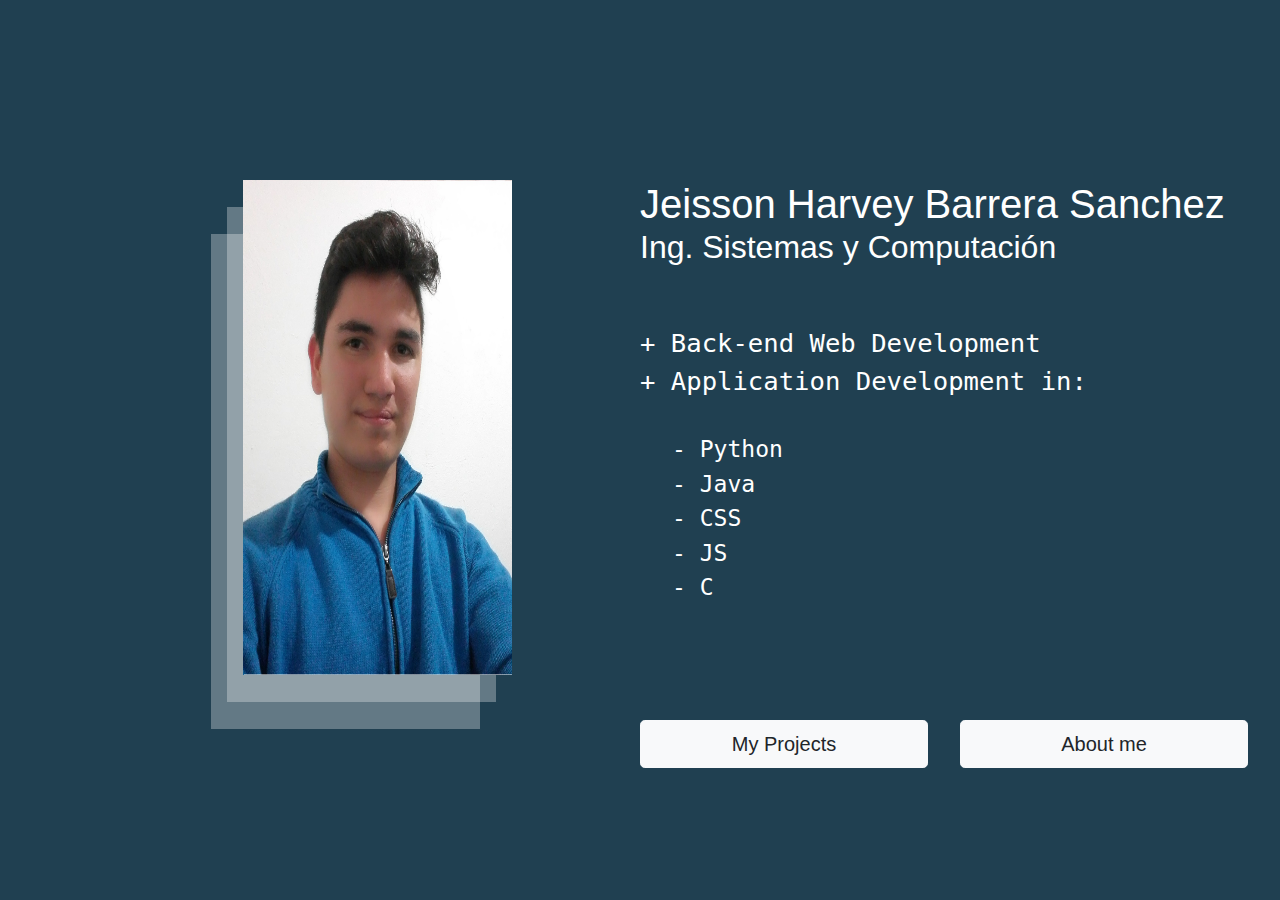
<file: Index.html>
<!DOCTYPE html>
<html lang="en">
<head>
    <meta charset="UTF-8">
    <meta name="viewport" content="width=device-width, initial-scale=1.0">
    <title>Portafolio</title>
    <link rel="stylesheet" href="https://maxcdn.bootstrapcdn.com/bootstrap/4.0.0/css/bootstrap.min.css" integrity="sha384-Gn5384xqQ1aoWXA+058RXPxPg6fy4IWvTNh0E263XmFcJlSAwiGgFAW/dAiS6JXm" crossorigin="anonymous">
    <link rel="stylesheet" href="style.css">
</head>
<body>
    <section class="Mitad1">
        <div id="Title">
            <h1 id="par">Jeisson Harvey Barrera Sanchez</h1>
            <h2 id="par">Ing. Sistemas y Computación</h2>
        </div>
        <div id="Content">
            <p id="par">+ Back-end Web Development</p>
            <p id="par">+ Application Development in:</p>
        </div>
        <div id="List">
            <p id="par">- Python</p>
            <p id="par">- Java</p>
            <p id="par">- CSS</p>
            <p id="par">- JS</p>
            <p id="par">- C</p>
        </div>
        <div id="Proyectos">
        <button type="button" class="btn btn-light btn-block btn-lg" onclick="location.href='Projects.html'">My Projects</button>
        </div>
        <div id="Yo">
            <button type="button" class="btn btn-light btn-block btn-lg" onclick="location.href='Description.html'">About me</button>
        </div>
    </section>
    <div class="Mitad2">
        <div id="Sombra1"></div>
        <div id="Sombra2"></div>
        <figure id="Perfil">
            <img src="Recursos/Foto_Perfil.jpg" alt="No Found" id="IMGperfil">
        </figure>
    </div>
    <!--<div id="Marco"></div>-->
</body>
</html>
</file>
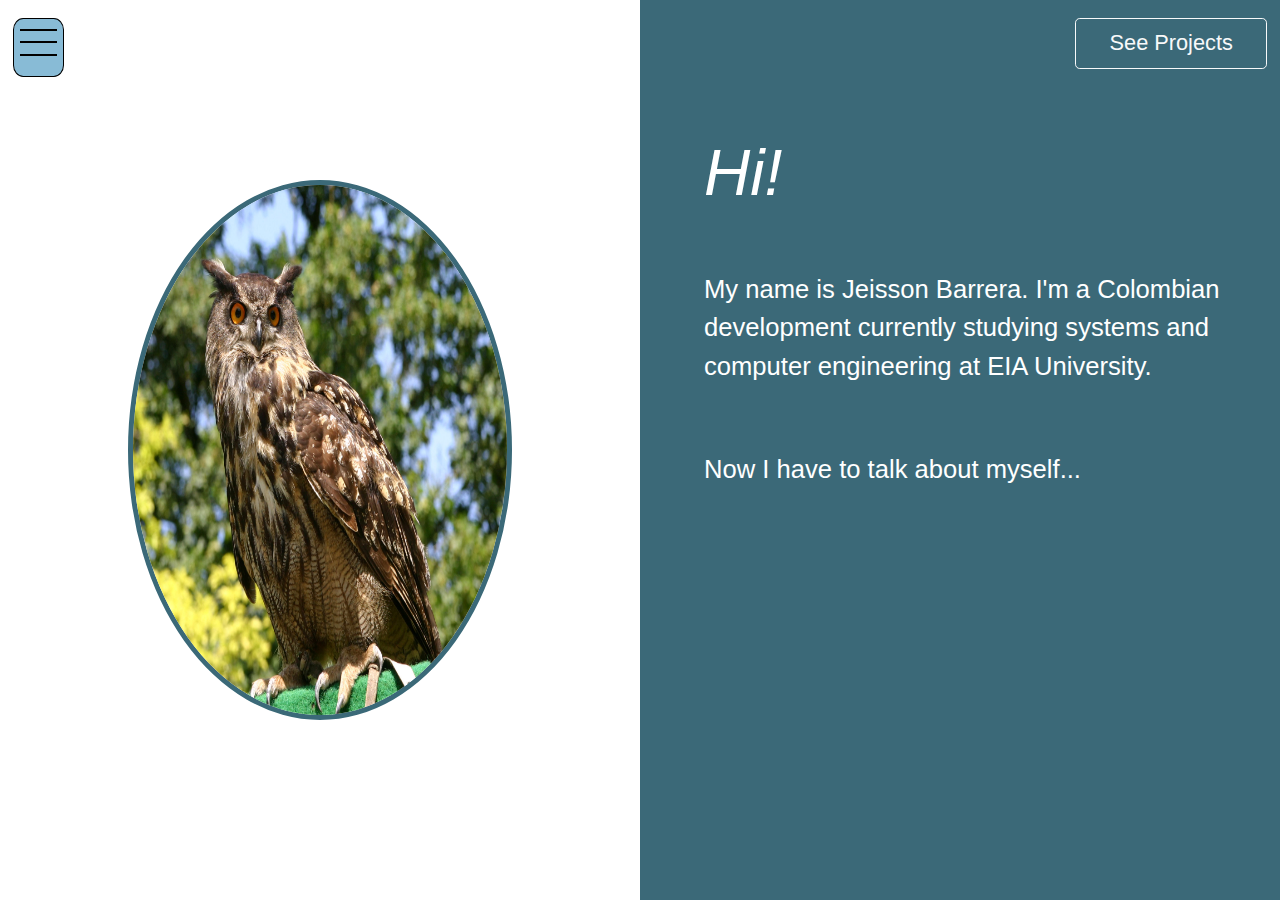
<file: Description.html>
<!DOCTYPE html>
<html lang="en">
<head>
    <meta charset="UTF-8">
    <meta name="viewport" content="width=device-width, initial-scale=1.0">
    <title>Description</title>
    <link rel="stylesheet" href="https://maxcdn.bootstrapcdn.com/bootstrap/4.0.0/css/bootstrap.min.css" integrity="sha384-Gn5384xqQ1aoWXA+058RXPxPg6fy4IWvTNh0E263XmFcJlSAwiGgFAW/dAiS6JXm" crossorigin="anonymous">
    <link rel="stylesheet" href="style2.css">
</head>
<body>
    <div class="Mitad1">
        <div class="Retro" onclick="location.href='Index.html'">
            <hr>
            <hr>
            <hr>
        </div>
        <figure>
            <img id="Img" src="Recursos/Buho.jpg" alt="Se nos volo el Buho">
        </figure>
    </div>
    <div class="Mitad2">
        <section>
            <h1 id="Saludo">Hi!</h1>
            <p class="Parrafo" id="P1">
                My name is Jeisson Barrera. I'm a Colombian development 
                currently studying systems and computer engineering at EIA University.
            </p>
            <p class="Parrafo" id="P2">
                Now I have to talk about myself...
            </p>
        </section>
        <button id="Proyectos" type="button" class="btn btn-outline-light btn-lg" onclick="location.href='Projects.html'">See Projects</button>
    </div>
</body>
</html>
</file>
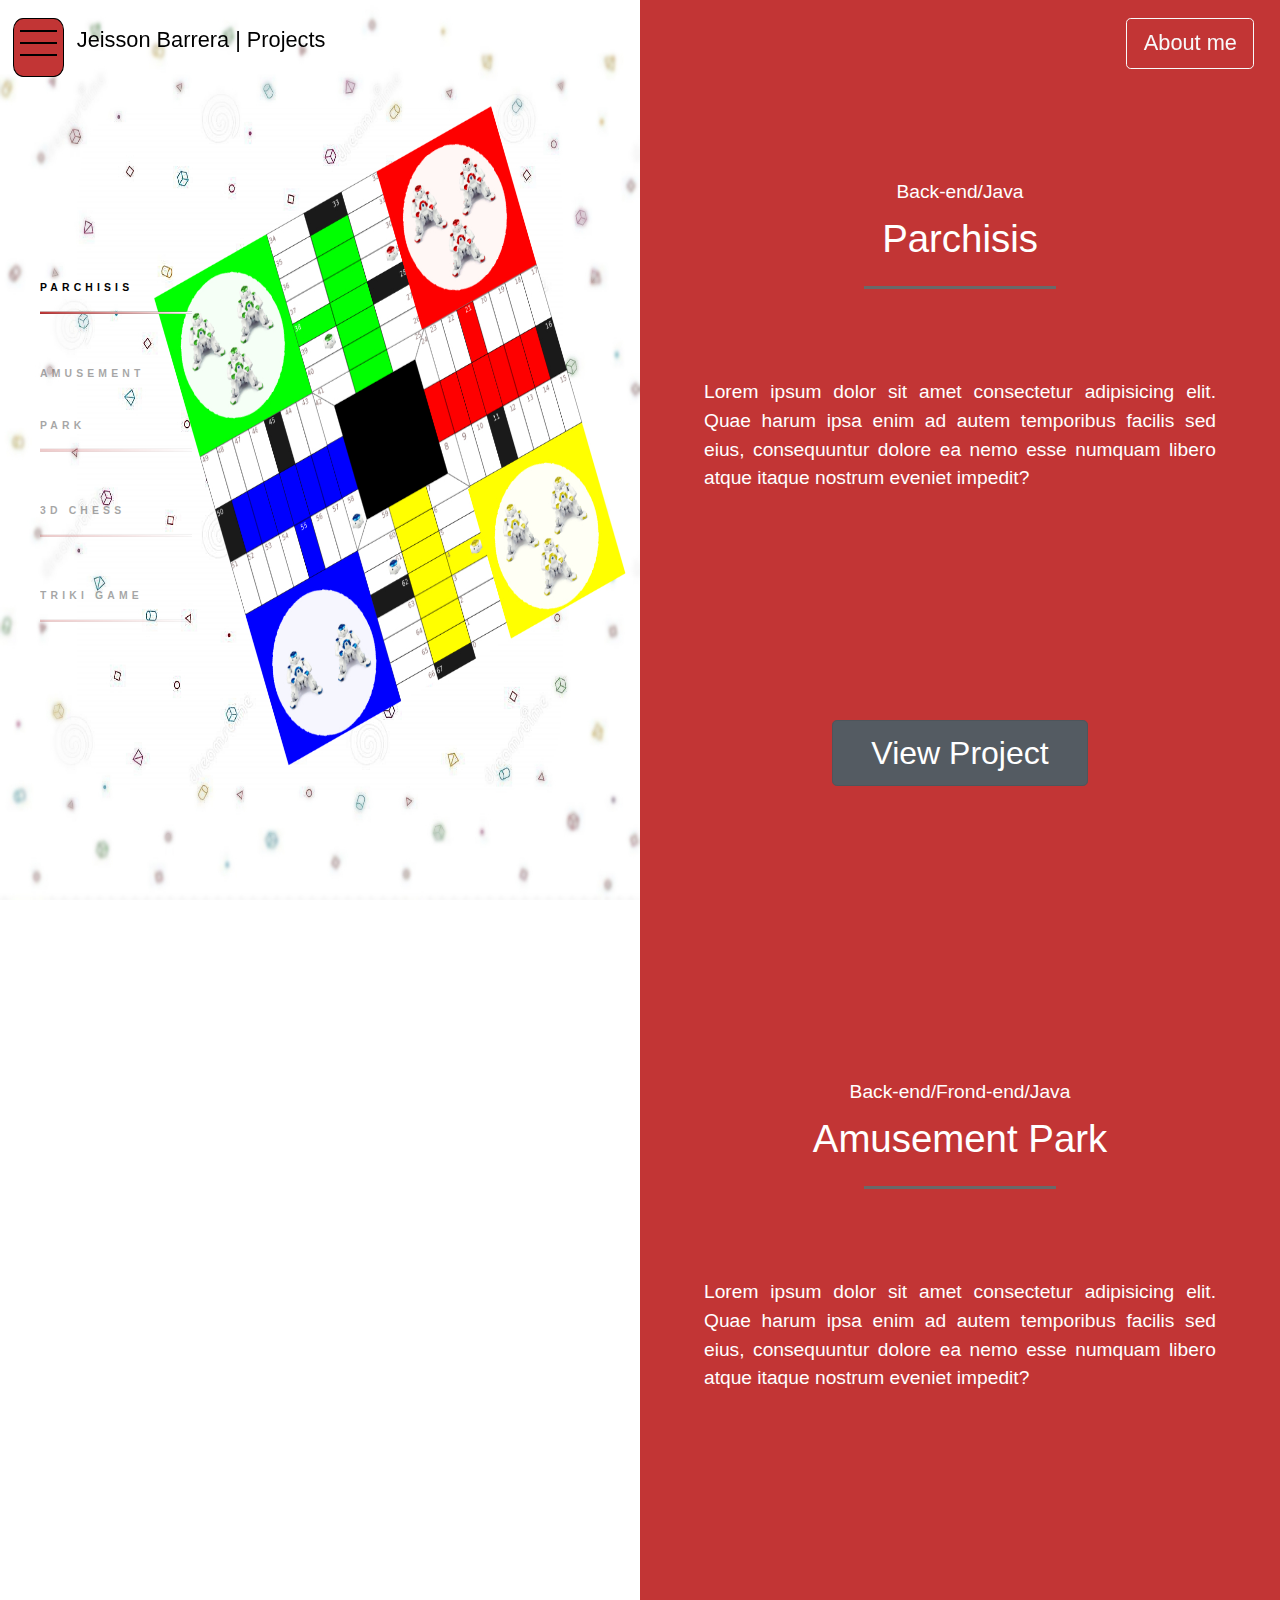
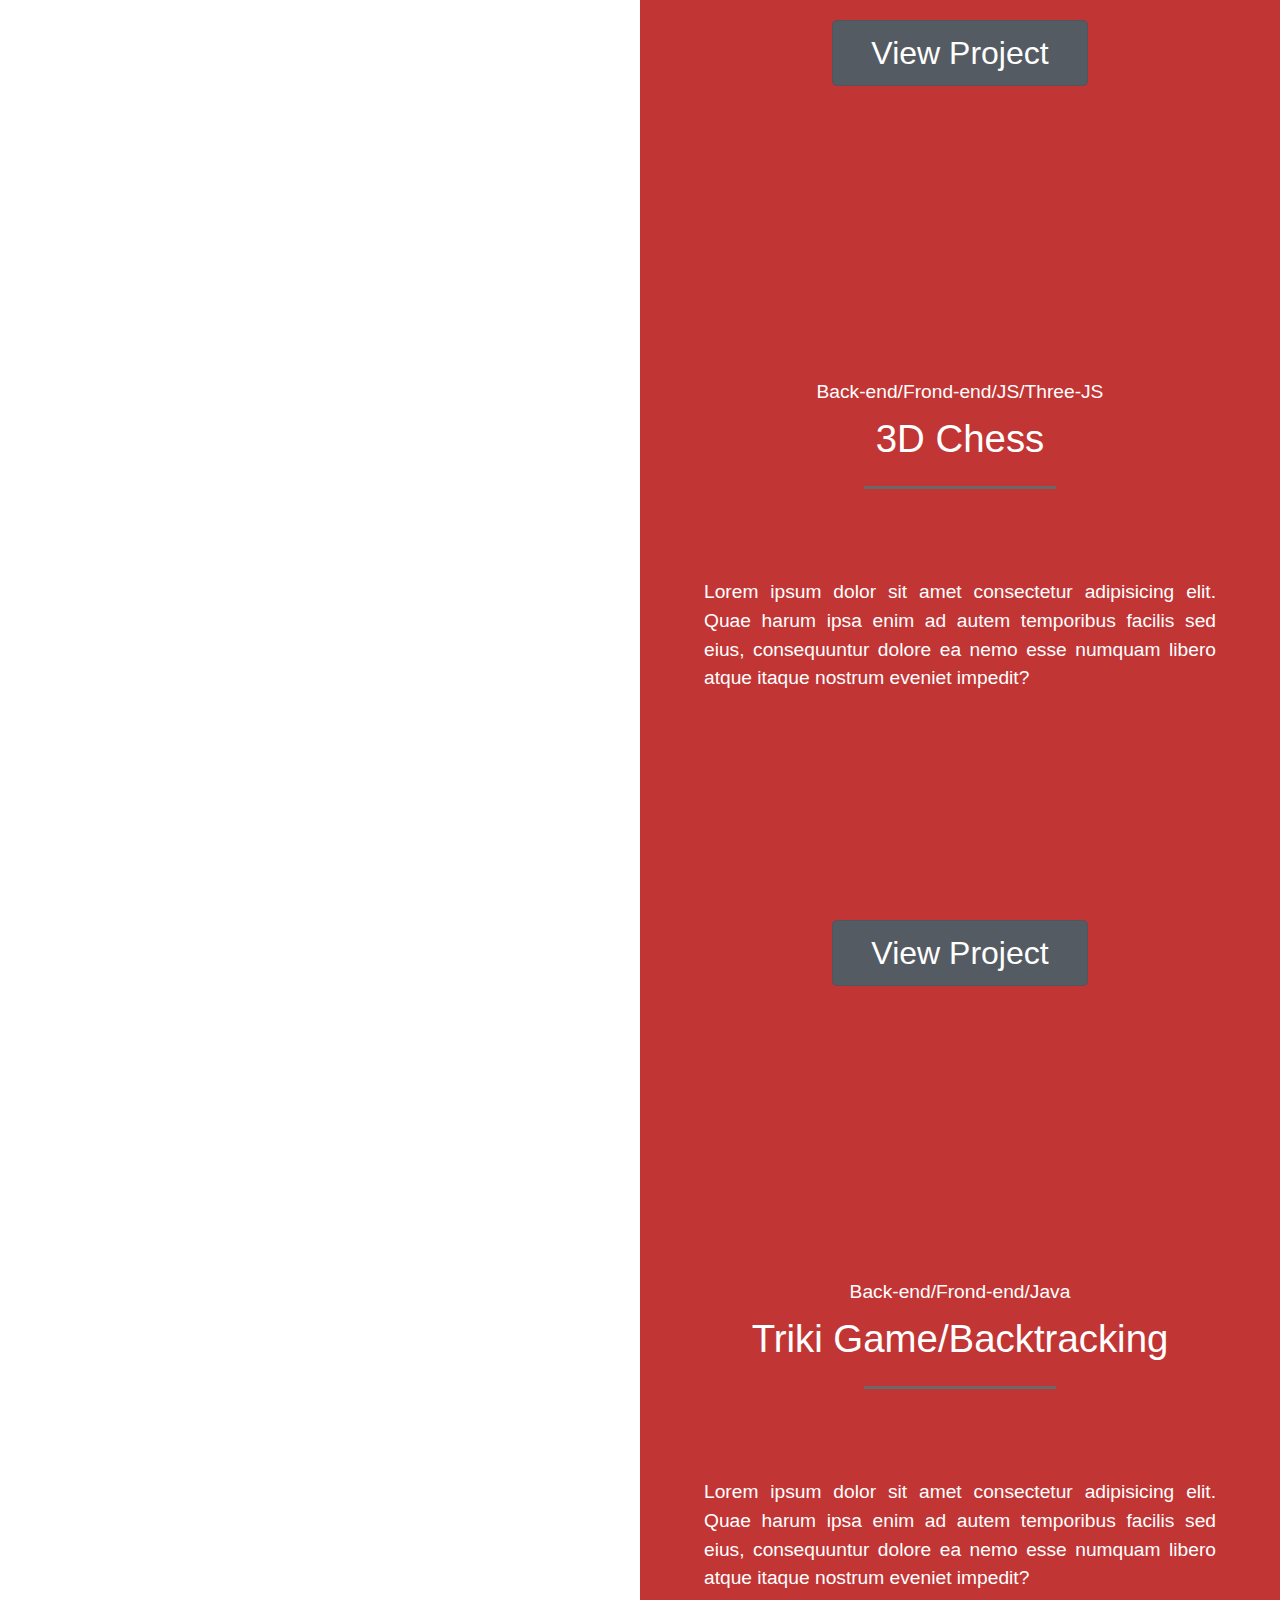
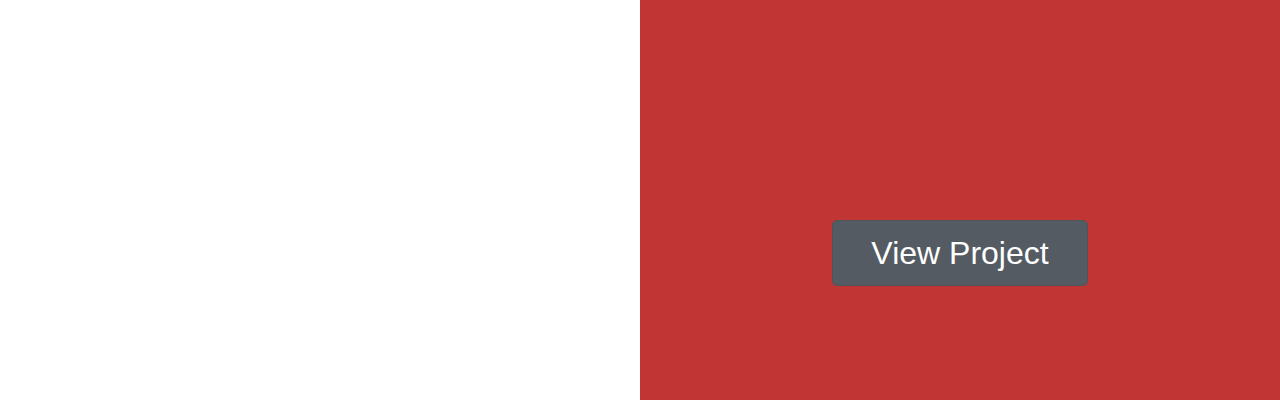
<file: Projects.html>
<!DOCTYPE html>
<html lang="en">

<head>
    <meta charset="UTF-8">
    <meta name="viewport" content="width=device-width, initial-scale=1.0">
    <title>Projects</title>
    <link rel="stylesheet" href="https://maxcdn.bootstrapcdn.com/bootstrap/4.0.0/css/bootstrap.min.css"
        integrity="sha384-Gn5384xqQ1aoWXA+058RXPxPg6fy4IWvTNh0E263XmFcJlSAwiGgFAW/dAiS6JXm" crossorigin="anonymous">
    <link rel="stylesheet" href="style3.css">
</head>

<body>
    <script src="script.js"></script>
    <div class="Mitad1">
        <aside id="bar" class="sidebar">
            <nav id="N" class="nav">
                <ul>
                    <li id="0" class="active" onclick="disable(id)"><a href="#11">Parchisis</a></li>
                    <li id="1" class="disable" onclick="disable(id)"><a href="#22">Amusement Park</a></li>
                    <li id="2" class="disable" onclick="disable(id)"><a href="#33">3D Chess</a></li>
                    <li id="3" class="disable" onclick="disable(id)"><a href="#44">Triki Game</a></li>
                </ul>
            </nav>
        </aside>
        <div id="R" class="Retro" onclick="location.href='Index.html'">
            <hr>
            <hr>
            <hr>
        </div>
        <h1 id="Name">Jeisson Barrera | Projects</h1>
    </div>

    <div class="Mitad2" id="Pro">
        <section class="Parte2" id="11">
            <h3 class="Activities">Back-end/Java</h3>
            <h1 class="Nproyecto">Parchisis</h1>
            <hr>
            <p class="Parrafo">
                Lorem ipsum dolor sit amet consectetur adipisicing
                elit. Quae harum ipsa enim ad autem temporibus
                facilis sed eius, consequuntur dolore ea nemo esse
                numquam libero atque itaque nostrum eveniet impedit?
            </p>
            <a id="Lgit" href="https://github.com/jbarrera094/Parchis2" class="btn btn-secondary btn-lg active"
                role="button" aria-disabled="true" onclick="disabled" target="_blank">View Project</a>
        </section>
        <section class="Parte2" id="22">
            <h3 class="Activities">Back-end/Frond-end/Java</h3>
            <h1 class="Nproyecto">Amusement Park</h1>
            <hr>
            <p class="Parrafo">
                Lorem ipsum dolor sit amet consectetur adipisicing
                elit. Quae harum ipsa enim ad autem temporibus
                facilis sed eius, consequuntur dolore ea nemo esse
                numquam libero atque itaque nostrum eveniet impedit?
            </p>
            <a id="Lgit" href="https://github.com/jbarrera094/Parque_de_Diversiones" class="btn btn-secondary btn-lg active"
                role="button" aria-disabled="true" onclick="disabled" target="_blank">View Project</a>
        </section>
        <section class="Parte2" id="33">
            <h3 class="Activities">Back-end/Frond-end/JS/Three-JS</h3>
            <h1 class="Nproyecto">3D Chess</h1>
            <hr>
            <p class="Parrafo">
                Lorem ipsum dolor sit amet consectetur adipisicing
                elit. Quae harum ipsa enim ad autem temporibus
                facilis sed eius, consequuntur dolore ea nemo esse
                numquam libero atque itaque nostrum eveniet impedit?
            </p>
            <a id="Lgit" href="https://github.com/jbarrera094/3D_Chess" class="btn btn-secondary btn-lg active"
                role="button" aria-disabled="true" onclick="disabled" target="_blank">View Project</a>
        </section>
        <section class="Parte2" id="44">
            <h3 class="Activities">Back-end/Frond-end/Java</h3>
            <h1 class="Nproyecto">Triki Game/Backtracking</h1>
            <hr>
            <p class="Parrafo">
                Lorem ipsum dolor sit amet consectetur adipisicing
                elit. Quae harum ipsa enim ad autem temporibus
                facilis sed eius, consequuntur dolore ea nemo esse
                numquam libero atque itaque nostrum eveniet impedit?
            </p>
            <a id="Lgit" href="https://github.com/jbarrera094/Triki_Game" class="btn btn-secondary btn-lg active"
                role="button" aria-disabled="true" onclick="disabled" target="_blank">View Project</a>
        </section>

        <button id="Description" type="button" class="btn btn-outline-light btn-lg"
            onclick="location.href='Description.html'">About me</button>
    </div>
</body>

</html>
</file>
<file: style.css>
@import url('https://fonts.googleapis.com/css2?family=Roboto:wght@300;400&display=swap');@import url('https://fonts.googleapis.com/css2?family=Raleway:ital,wght@0,400;1,600&family=Roboto:wght@300;400&display=swap');

/*
RESPONSIVE DESIGN
font-size: 
        100% --> 16px(por defecto) relativo al elemento padre
        1rem --> 16px(por defecto) relativo al tamaño de fuente del elemnto raiz
        em --> Siempre toma el ultimo tamaño asigando(tamaño de fuente actual) y lo multiplica px*emp
        1vmax = 1vwidth or 1vheight, será el mas grande de entre los dos relativo al padre.
        1vmin = 1vw or 1vh, será el mas pequeño de entre los dos relativo al padre.
    Conclusión: 
            - Los porcentages % son utiles usarlos con imagenes(cubra el 100% del ancho de la pantalla)
            - Los Pixeles se usarán solo para sombras y bordes
*/
/*
-----------------------------Preguntas----------------------------------
- que es mejor usar para un respondive design rem, em, %, vmax,vmin??

*/


body{
    background-color: #204051; /*El background será Azul*/
    color: white; /*Todas las letras serán Blancas*/
}

.Mitad1{
    display: inline-block;
    position: absolute;
    width: 50%;
    height: 100%;
    left: 50%;
}
#Title{
    position: relative;
    width: 100%;
    font-family: 'Roboto Regular', sans-serif;
    font-size: 1.6vw;
    top: 20%;
    /*grid-area: header2;*/    
}
#Content{
    display: block;
    position: absolute;
    top: 36%;
    font-family: 'Roboto Light', monospace,sans-serif;
    width: 100%;
    height: 30%;
    font-size: 2vmax;    
    /*grid-area: header2;*/    
}
#List{
    display: block;
    position: absolute;
    top: 48%;
    left: 5%;
    font-family: 'Roboto Light', monospace,sans-serif;
    font-size: 1.8vmax;
    width: 95%;
    height: 40%;
    /*grid-area: header2;*/
}
#par{
    margin-top: 0%;
    margin-bottom: 0%;
}
#Proyectos{
    position: absolute;
    display: block;
    width: 45%;
    font-family: 'Roboto Light', sans-serif;
    font-size: 1.8vmax;
    top: 80%;
}
#Yo{
    position: absolute;
    display: block;
    width: 45%;
    font-family: 'Roboto Light', sans-serif;
    font-size: 1.8vmax;
    top: 80%;
    left: 50%;
}

.Mitad2{
    display: inline-block;
    position: absolute;
    width: 50%;
    height: 100%;
}
#IMGperfil{
    width: 100%;
    height: 100%;
    display: block;
    position: absolute;
}
#Perfil{
    width: 42%;
    height: 55%;
    display: block;
    position: absolute;
    top: 20%;
    left: 38%;
}
#Sombra1{
    display: block;
    position: absolute;
    width: 42%;
    height: 55%;
    top: 23%;
    left: 35.5%;
    background-color: #FEFEFE;
    opacity: 0.3;
}
#Sombra2{
    display: block;
    position: absolute;
    width: 42%;
    height: 55%;
    top: 26%;
    left: 33%;
    background-color: #FEFEFE;
    opacity: 0.3;
}


/*Aun no lo he hecho*/
#Marco{
    position: absolute;
    top: 5%;
    left: 5%;
    width: 90%;
    height: 90%;
    opacity: 1;
    border: #707070;
    border-radius: 5%;
}
</file>
<file: style2.css>
/*-------------About me-----------------------*/

@import url('https://fonts.googleapis.com/css2?family=Raleway:ital,wght@0,400;1,600&family=Roboto:wght@300&display=swap');
.Mitad2 {
    display: inline-block;
    position: absolute;
    width: 50%;
    height: 100%;
    left: 50%;
    background-color: #3B6978;
    color: white;
}

.Mitad1 {
    display: inline-block;
    position: absolute;
    width: 50%;
    height: 100%;
}

#Saludo {
    position: absolute;
    display: block;
    height: 13%;
    width: 90%;
    font-family: 'Raleway SemiBold', sans-serif;
    font-style: italic;
    font-size: 5vmax;
    top: 15%;
    left: 10%;
}

.Parrafo {
    position: absolute;
    display: block;
    width: 90%;
    font-family: 'Raleway Regular', sans-serif;
    font-size: 2vmax;
    left: 10%;
}

#P1 {
    top: 30%;
}

#P2 {
    top: 50%;
}

#Proyectos {
    position: absolute;
    display: block;
    width: 30%;
    font-family: 'Roboto Light', sans-serif;
    font-size: 1.7vmax;
    top: 2%;
    left: 68%;
}

/*-----------Mitad 1------------*/

#Img {
    position: absolute;
    height: 60%;
    width: 60%;
    border-radius: 50%;
    border: 5px solid #3B6978;
    left: 20%;
    top: 20%;
}
.Retro{
    position: absolute;
    height: 6.5%;
    width: 8%;
    border: 1px solid black;
    background-color: #88BBD6;
    border-radius: 20%;
    top: 2%;
    left: 2%;
}
.Retro hr{
    position: relative;
    border-bottom: solid 2px black;
    margin: 15% 0%;
    padding: 0 0;
    border-top: none;
    width: 75%;
    height: 5%;
    left: 12.5%;
}
.Retro:hover {
    background-color: #1A9BE8;
    border: 1px solid #1A9BE8;
}
.Retro:hover hr{
    border-bottom: 2px solid white;
}
</file>
<file: style3.css>
/*-------------My Projects----------------*/
@import url('https://fonts.googleapis.com/css2?family=Raleway&family=Roboto:wght@300;400&display=swap');

.Mitad1{
    display: inline-block;
    position: absolute;
    width: 50%;
    height: 100%;
}
body{
    --color2: #C23535;
    overflow: hidden;
}
.Mitad2{
    display: inline-block;
    position: absolute;
    width: 50%;
    height: 400%;
    left: 50%;
    color: white;
}

/*------------ Parte 1 -------------*/
.Retro{
    position: fixed;
    height: 6.5%;
    width: 4%;
    border: 1px solid black;
    background-color: var(--color2);
    border-radius: 20%;
    top: 2%;
    left: 1%;
}
.Retro hr{
    position: relative;
    border-bottom: solid 2px black;
    margin: 0% 0%;
    margin-bottom: 20%;
    padding: 0 0;
    border-top: none;
    width: 75%;
    left: 12.5%;
    top: 20%;
}
.Retro:hover {
    background-color: gray;
    border: 1px solid white;
}
.Retro:hover hr{
    border-bottom: 2px solid white;
}
#Name{
    position: fixed;
    width: 94%;
    left: 6%;
    top: 3%;
    font-family: 'Roboto Light', sans-serif;
    font-size: 1.7vw;
    color: black;
}

.sidebar {
    position: fixed;
    width: 50%;
    height: 100%;
    font-family: 'Roboto Regular', sans-serif;
    font-size: 0.65em;
    background-size: 100% 100%;
    background-image: url("Recursos/0.jpg");
    
}

.nav {
    position: relative;
    text-align: left;
    top: 50%;
    transform: translateY(-50%);
    width: 30%;
    font-family: 'Roboto Regular', sans-serif;
    font-weight: bold;
    --colorn: black;
}

.nav ul {
    list-style: none;
}

.nav ul li {
    position: relative;
    margin: 3.2em 0;
}

.nav ul li a {
    line-height: 5em;
    text-transform: uppercase;
    text-decoration: none;
    letter-spacing: 0.4em;
    color: var(--colorn);
    opacity: .35;
    display: block;
    transition: all ease-out 300ms;
}

.nav ul .active a {
    color: var(-colorn);
    opacity: 1;
}

.nav ul :not(.active)::after {
    opacity: 0.2;
}

nav ul :not(.active):hover a {
    color: var(--colorn);
    opacity: .754;
}
nav ul ::after {
    content: '';
    position: absolute;
    width: 100%;
    height: 0.2em;
    background: black;
    left: 0;
    bottom: 0;
    background-image: linear-gradient(to right,var(--color2), white);
}

/*------------- Parte 2 -------------------*/
.Parte2{
    position: relative;
    display: block;
    height: 25%;
    width: 100%;
    background-color: var(--color2);
}
#Description{
    position: fixed;
    width: 10%;
    font-family: 'Roboto Light', sans-serif;
    font-size: 1.7vmax;
    top: 2%;
    left: 88%;
}
.Activities{
    position: absolute;
    width: 100%;
    font-family: 'Roboto Regular', sans-serif;
    font-size: 1.5vmax;
    text-align: center;
    top: 20%;
}
.Nproyecto{
    position: absolute;
    width: 100%;
    font-family: 'Roboto Regular', sans-serif;
    font-size: 3vmax;
    top: 24%;
    text-align: center;
}
hr{
    position: absolute;
    width: 30%;
    height: 0%;
    border-top: 3px solid dimgray;
    top: 30%;
    left: 35%;
}
.Parrafo{
    position: absolute;
    width: 80%;
    font-family: 'Roboto Light', sans-serif;
    font-size: 1.5vmax;
    top: 42%;
    left: 10%;
    text-align: justify;
}
#Lgit{
    position: absolute;
    width: 40%;
    font-family: 'Roboto Light', sans-serif;
    font-size: 2.5vmax;
    top: 80%;
    left: 30%;
}
</file>
